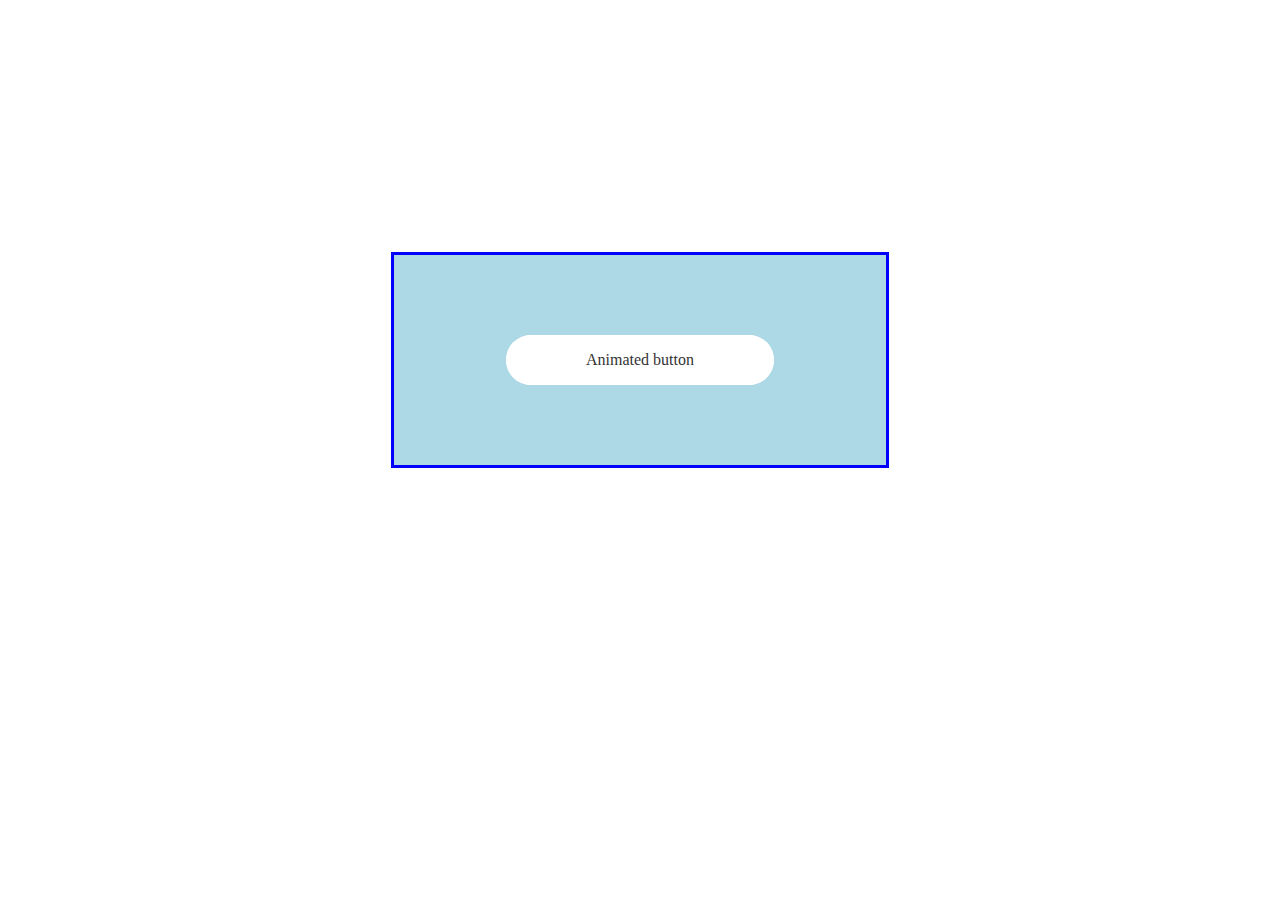
<file: animated_button/index.html>
<!DOCTYPE html>
<html lang="en">
  <head>
    <meta charset="UTF-8" />
    <meta http-equiv="X-UA-Compatible" content="IE=edge" />
    <meta name="viewport" content="width=device-width, initial-scale=1.0" />
    <title>Animated Buttons</title>
    <style>
      .placeholder {
        position: absolute;
        left: 50%;
        top: 40%;

        background-color: lightblue;

        border: solid blue;
        padding: 5rem 7rem;

        transform: translate(-50%, -50%);

        display: flex;
        justify-content: center;
        align-items: center;
      }

      .btn:link {
        text-decoration: none;

        display: inline-block;
        padding: 1rem 5rem;
        border-radius: 10rem;
      }

      .btn--light {
        background-color: #fff;
        color: #333;
      }

      .btn--animated {
        animation: bottomIn 0.3s ease-in 0.75s;
        animation-fill-mode: backwards;

        position: relative;
      }

      .btn--animated:hover {
        transform: translateY(-0.2rem);
        box-shadow: 0 1rem 1rem rgba(0, 0, 0, 0.2);
      }

      .btn--animated:active {
        transform: translateY(-0.1rem);
        box-shadow: 0 0.5rem 1rem rgba(0, 0, 0, 0.2);
      }

      .btn--animated::after {
        content: '';

        display: inline-block;
        width: 100%;
        height: 100%;
        border-radius: 10rem;

        position: absolute;
        top: 0rem;
        left: 0rem;
        z-index: -1;

        background-color: white;

        transition: all 0.3s ease-in;
      }

      .btn--animated:active::after {
        transform: scaleX(1.3) scaleY(1.7);
        opacity: 0;
      }

      @keyframes bottomIn {
        0% {
          transform: translateY(1rem);
          opacity: 0;
        }

        100% {
          transform: translateY(0);
          opacity: 1;
        }
      }
    </style>
  </head>
  <body>
    <div class="placeholder color--dark">
      <a href="#" class="btn btn--animated btn--light">Animated button</a>
    </div>
  </body>
</html>
</file>
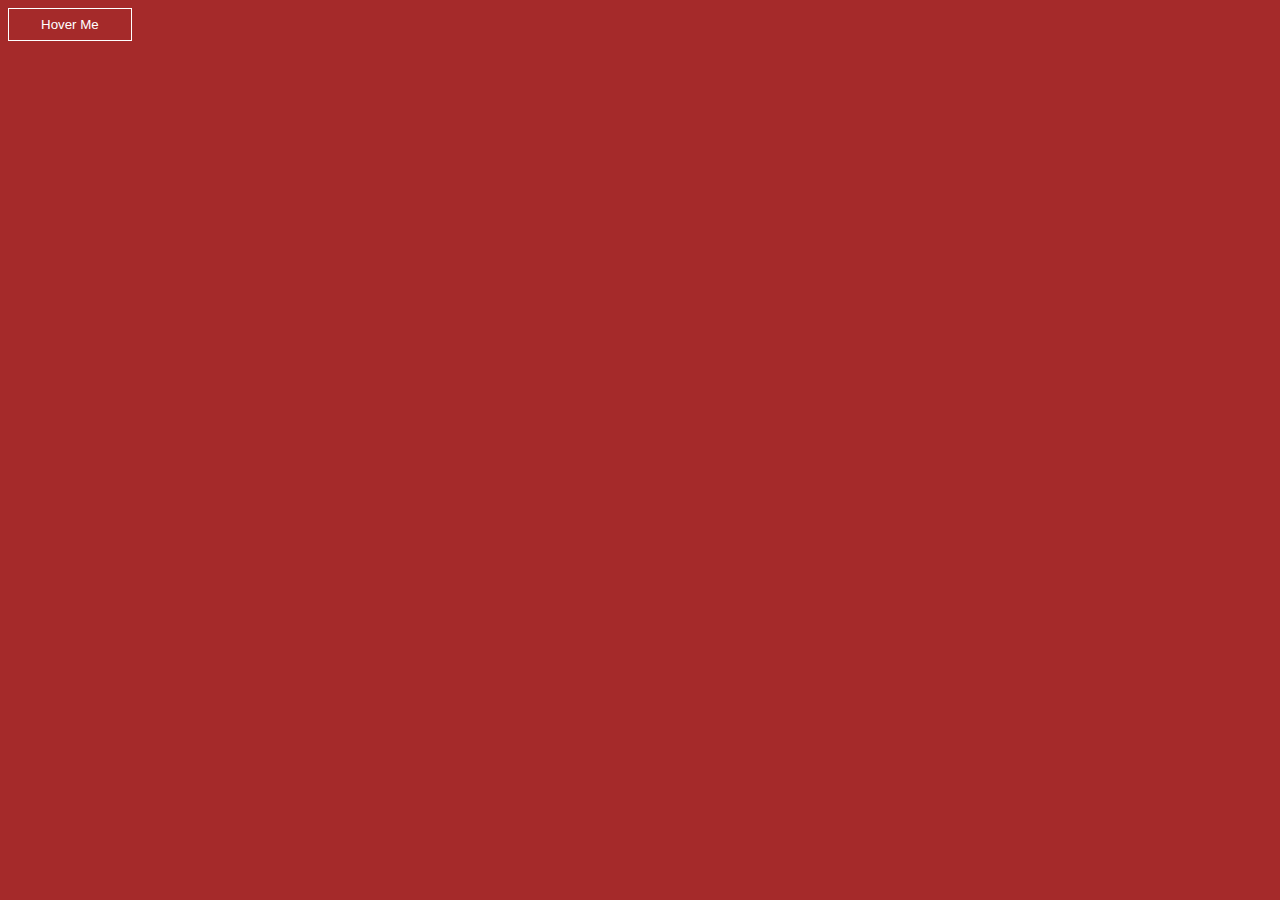
<file: button/index.html>
<!DOCTYPE html>
<!--[if lt IE 7]>      <html class="no-js lt-ie9 lt-ie8 lt-ie7"> <![endif]-->
<!--[if IE 7]>         <html class="no-js lt-ie9 lt-ie8"> <![endif]-->
<!--[if IE 8]>         <html class="no-js lt-ie9"> <![endif]-->
<!--[if gt IE 8]>      <html class="no-js"> <!--<![endif]-->
<html>
  <head>
    <meta charset="utf-8" />
    <meta http-equiv="X-UA-Compatible" content="IE=edge" />
    <title>Button</title>
    <meta name="description" content="" />
    <meta name="viewport" content="width=device-width, initial-scale=1" />
    <link rel="stylesheet" href="css/styles.css" />
  </head>
  <body>
    <!--[if lt IE 7]>
      <p class="browsehappy">
        You are using an <strong>outdated</strong> browser. Please
        <a href="#">upgrade your browser</a> to improve your experience.
      </p>
    <![endif]-->
    <button class="button">Hover Me</button>
    <script src="" async defer></script>
  </body>
</html>
</file>
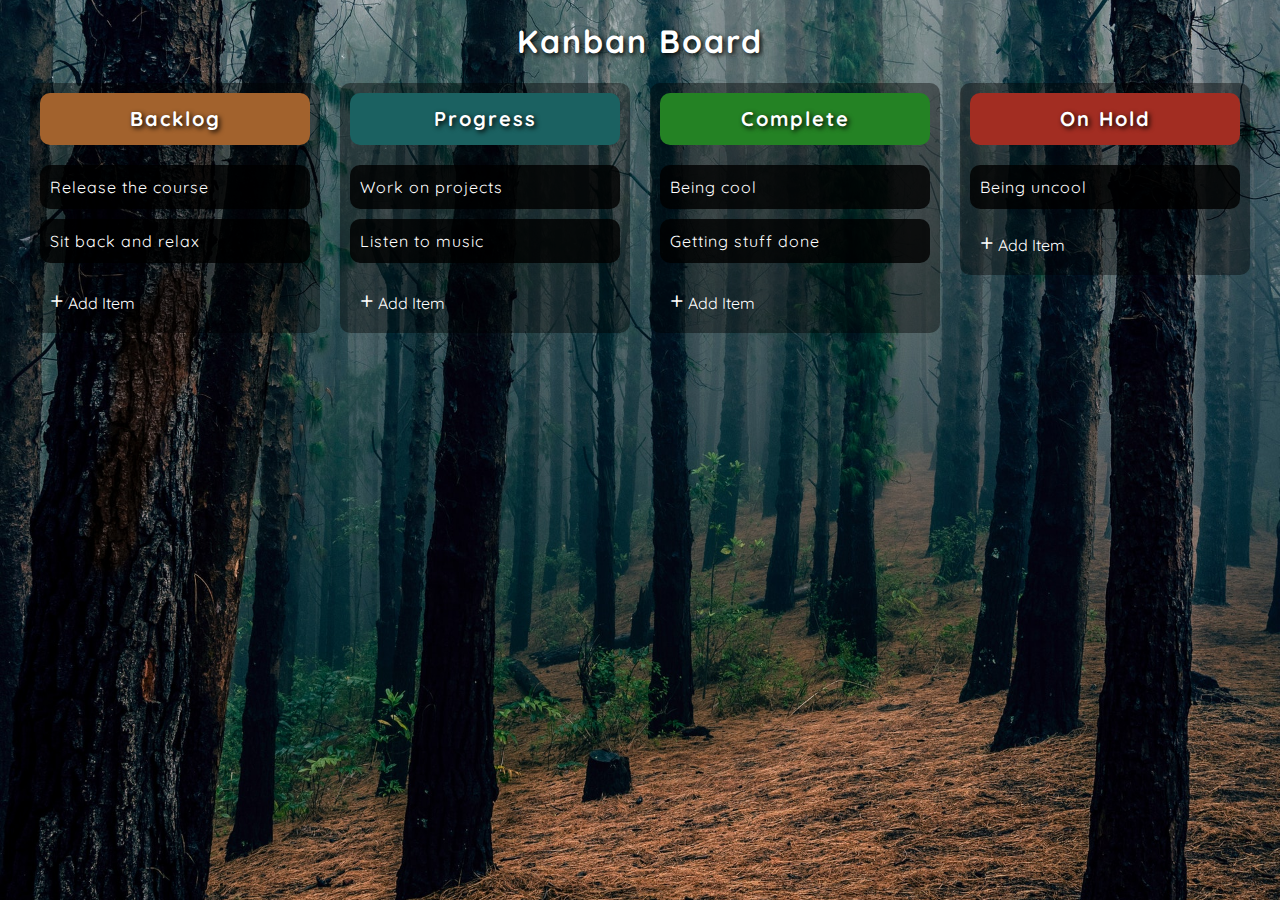
<file: kanban_board/index.html>
<!DOCTYPE html>
<html lang="en">
  <head>
    <meta charset="UTF-8" />
    <meta name="viewport" content="width=device-width, initial-scale=1.0" />
    <title>Drag and Drop</title>
    <link rel="icon" type="image/png" href="favicon.png" />
    <link rel="stylesheet" href="style.css" />
  </head>
  <body>
    <h1 class="main-title">Kanban Board</h1>
    <div class="drag-container">
      <ul class="drag-list">
        <!-- ////////////// -->
        <!-- Backlog Column -->
        <li class="drag-column backlog-column">
          <span class="header">
            <h1>Backlog</h1>
          </span>
          <!-- Backlog Content -->
          <div id="backlog-content" class="custom-scroll">
            <ul class="drag-item-list" id="backlog-list"></ul>
          </div>
          <!-- Add Button Group -->
          <div class="add-btn-group">
            <div class="add-btn">
              <span class="plus-sign">+</span> <span>Add Item</span>
            </div>
          </div>
        </li>

        <!-- ////////////// -->
        <!-- Progress Column -->
        <li class="drag-column progress-column">
          <span class="header">
            <h1>Progress</h1>
          </span>
          <!-- Progress Content -->
          <div id="progress-content" class="custom-scroll">
            <ul class="drag-item-list" id="progress-list"></ul>
          </div>
          <!-- Add Button Group -->
          <div class="add-btn-group">
            <div class="add-btn">
              <span class="plus-sign">+</span> <span>Add Item</span>
            </div>
          </div>
        </li>

        <!-- ////////////// -->
        <!-- Complete Column -->
        <li class="drag-column complete-column">
          <span class="header">
            <h1>Complete</h1>
          </span>
          <!-- Complete Content -->
          <div id="complete-content" class="custom-scroll">
            <ul class="drag-item-list" id="complete-list"></ul>
          </div>
          <!-- Add Button Group -->
          <div class="add-btn-group">
            <div class="add-btn">
              <span class="plus-sign">+</span> <span>Add Item</span>
            </div>
          </div>
        </li>

        <!-- ////////////// -->
        <!-- On Hold Column -->
        <li class="drag-column on-hold-column">
          <span class="header">
            <h1>On Hold</h1>
          </span>
          <!-- On Hold Content -->
          <div id="on-hold-content" class="custom-scroll">
            <ul class="drag-item-list" id="on-hold-list"></ul>
          </div>
          <!-- Add Button Group -->
          <div class="add-btn-group">
            <div class="add-btn">
              <span class="plus-sign">+</span> <span>Add Item</span>
            </div>
          </div>
        </li>
      </ul>
    </div>
    <!-- Script -->
    <script src="script.js"></script>
  </body>
</html>
</file>
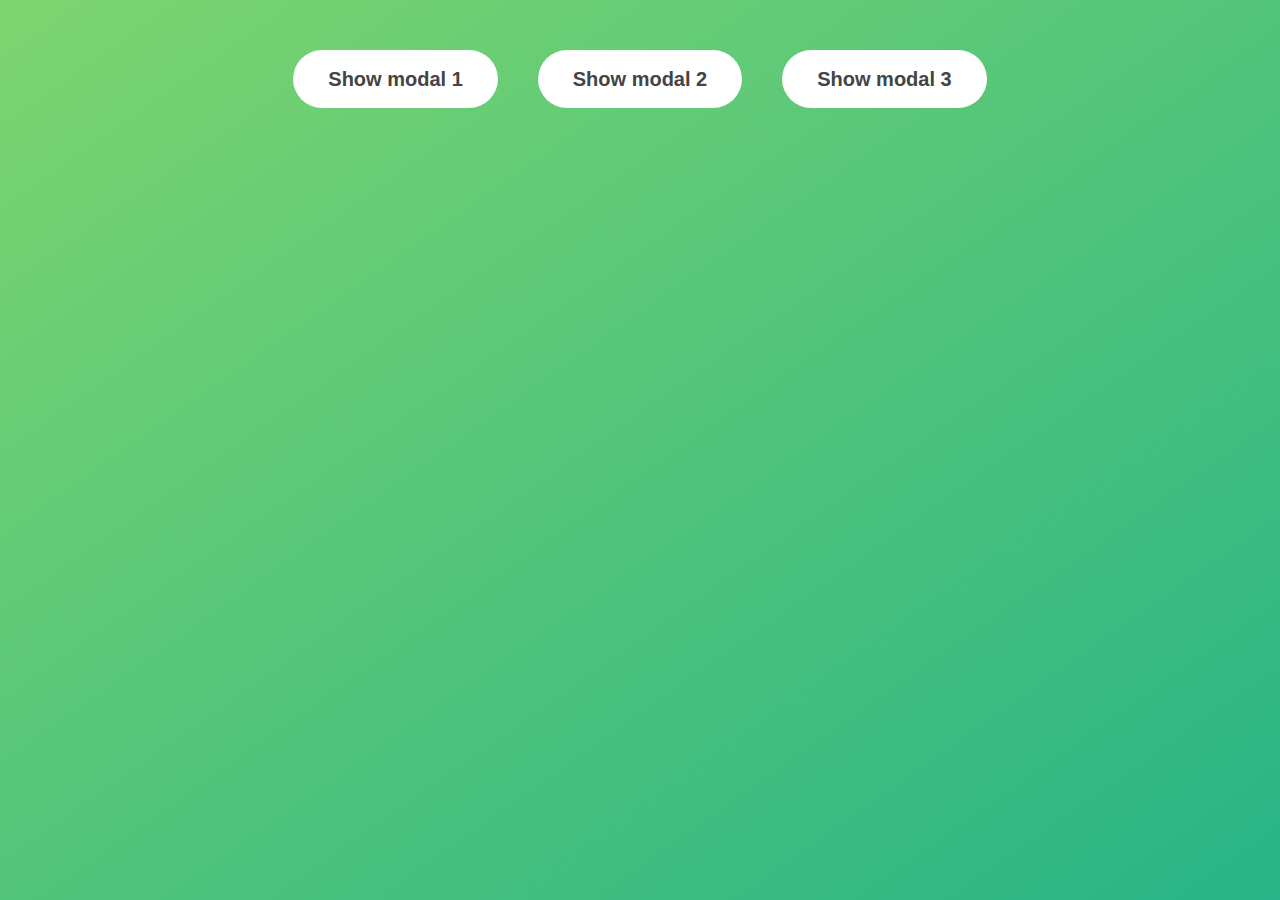
<file: modal/index.html>
<!DOCTYPE html>
<html lang="en">

<head>
  <meta charset="UTF-8" />
  <meta name="viewport" content="width=device-width, initial-scale=1.0" />
  <meta http-equiv="X-UA-Compatible" content="ie=edge" />
  <link rel="stylesheet" href="style.css" />
  <title>Modal window</title>
</head>

<body>
  <button class="show-modal">Show modal 1</button>
  <button class="show-modal">Show modal 2</button>
  <button class="show-modal">Show modal 3</button>

  <div class="modal hidden">
    <button class="close-modal">&times;</button>
    <h1>I'm a modal window 😍</h1>
    <p>
      Lorem ipsum dolor sit amet, consectetur adipisicing elit, sed do eiusmod
      tempor incididunt ut labore et dolore magna aliqua. Ut enim ad minim
      veniam, quis nostrud exercitation ullamco laboris nisi ut aliquip ex ea
      commodo consequat. Duis aute irure dolor in reprehenderit in voluptate
      velit esse cillum dolore eu fugiat nulla pariatur. Excepteur sint
      occaecat cupidatat non proident, sunt in culpa qui officia deserunt
      mollit anim id est laborum.
    </p>
  </div>
  <div class="overlay hidden"></div>

  <script src="script.js"></script>
</body>

</html>
</file>
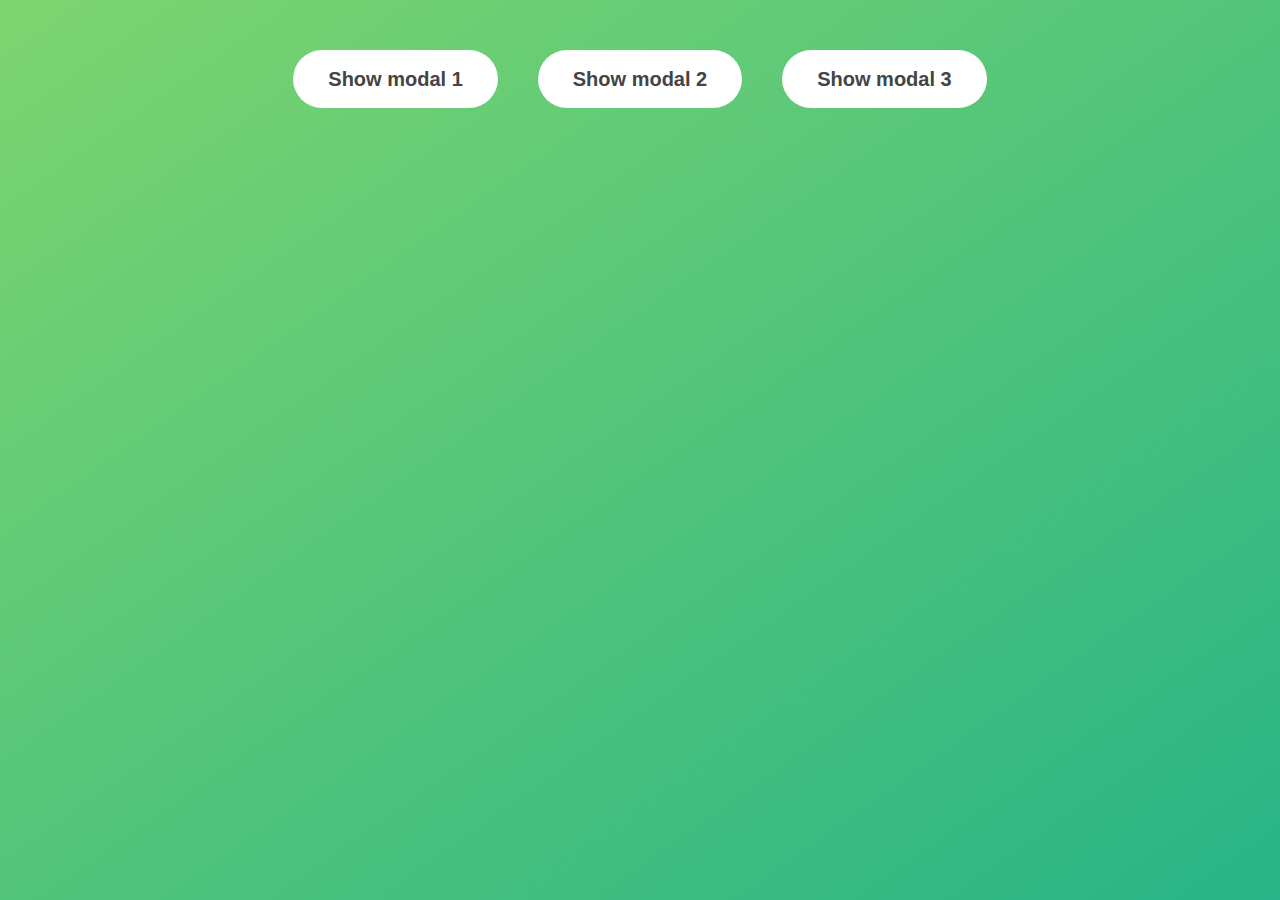
<file: modal_quiz/index.html>
<!DOCTYPE html>
<html lang="en">
  <head>
    <meta charset="UTF-8" />
    <meta name="viewport" content="width=device-width, initial-scale=1.0" />
    <meta http-equiv="X-UA-Compatible" content="ie=edge" />
    <link rel="stylesheet" href="quiz.css" />
    <link rel="stylesheet" href="modal_style.css" />

    <title>Modal window</title>
  </head>

  <body>
    <button class="show-modal">Show modal 1</button>
    <button class="show-modal">Show modal 2</button>
    <button class="show-modal">Show modal 3</button>

    <div class="modal hidden quiz-container" id="quiz">
      <button class="close-modal">&times;</button>
      <div class="quiz-container">
        <div class="quiz-header" id="quiz-header">
          <h2 id="question">Question text</h2>
          <ul>
            <li>
              <input type="radio" name="answer" id="a" class="answer" />
              <label for="a" id="a-text">Question</label>
            </li>

            <li>
              <input type="radio" name="answer" id="b" class="answer" />
              <label for="b" id="b-text">Question</label>
            </li>

            <li>
              <input type="radio" name="answer" id="c" class="answer" />
              <label for="c" id="c-text">Question</label>
            </li>

            <li>
              <input type="radio" name="answer" id="d" class="answer" />
              <label for="d" id="d-text">Question</label>
            </li>
          </ul>
        </div>
        <div class="quiz-result" id="quiz-result">
          <h2>Quiz Result</h2>
          <h3>
            Total score: <span id="score"></span> /
            <span id="question-numbers"></span>
          </h3>
        </div>
        <button id="submit">Submit</button>
      </div>
    </div>
    <div class="overlay hidden"></div>

    <script type="module" src="modal_script.js"></script>
  </body>
</html>
</file>
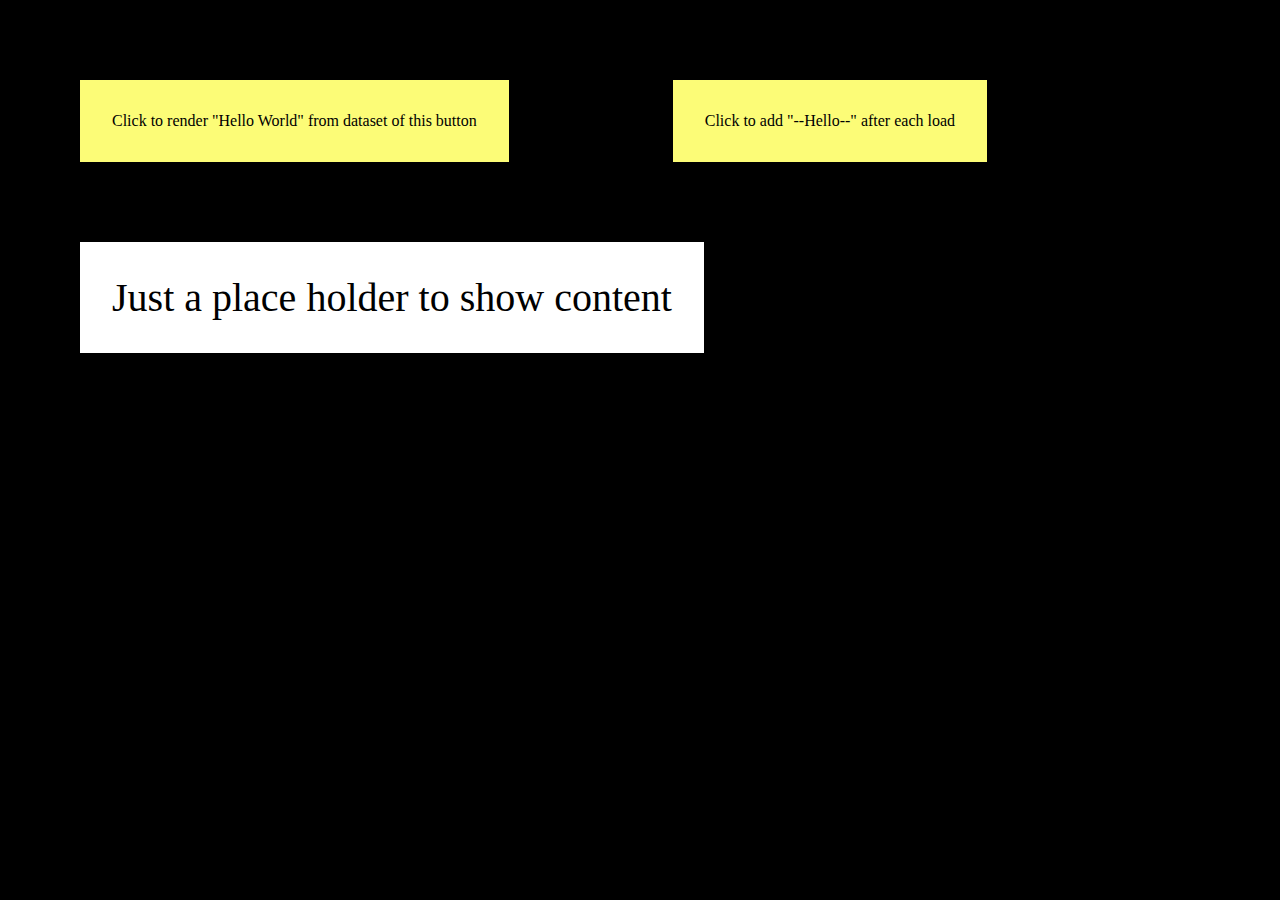
<file: MVC/index.html>
<!DOCTYPE html>
<html lang="en">
  <head>
    <meta charset="UTF-8" />
    <meta http-equiv="X-UA-Compatible" content="IE=edge" />
    <meta name="viewport" content="width=device-width, initial-scale=1.0" />
    <title>MVC</title>
    <script defer type="module" src="./src/js/controller.js"></script>
    <style>
      * {
        box-sizing: border-box;
        margin: 0;
        padding: 0;
      }
      body {
        background-color: black;
        color: black;
      }

      .btn {
        background-color: rgb(252, 252, 119);
        display: inline-block;
        padding: 2rem;
        margin: 5rem;
      }

      .btn:hover {
        cursor: pointer;
      }

      .content {
        background-color: white;
        display: inline-block;
        padding: 2rem;
        font-size: 40px;
        margin-left: 5rem;
      }
    </style>
  </head>
  <body>
    <div class="MVC">
      <div class="btns">
        <div class="btn btn--render" data-content="Hello World">
          Click to render "Hello World" from dataset of this button
        </div>
        <div class="btn btn--update">
          Click to add "--Hello--" after each load
        </div>
      </div>
      <p class="content content--show">Just a place holder to show content</p>
    </div>
  </body>
</html>
</file>
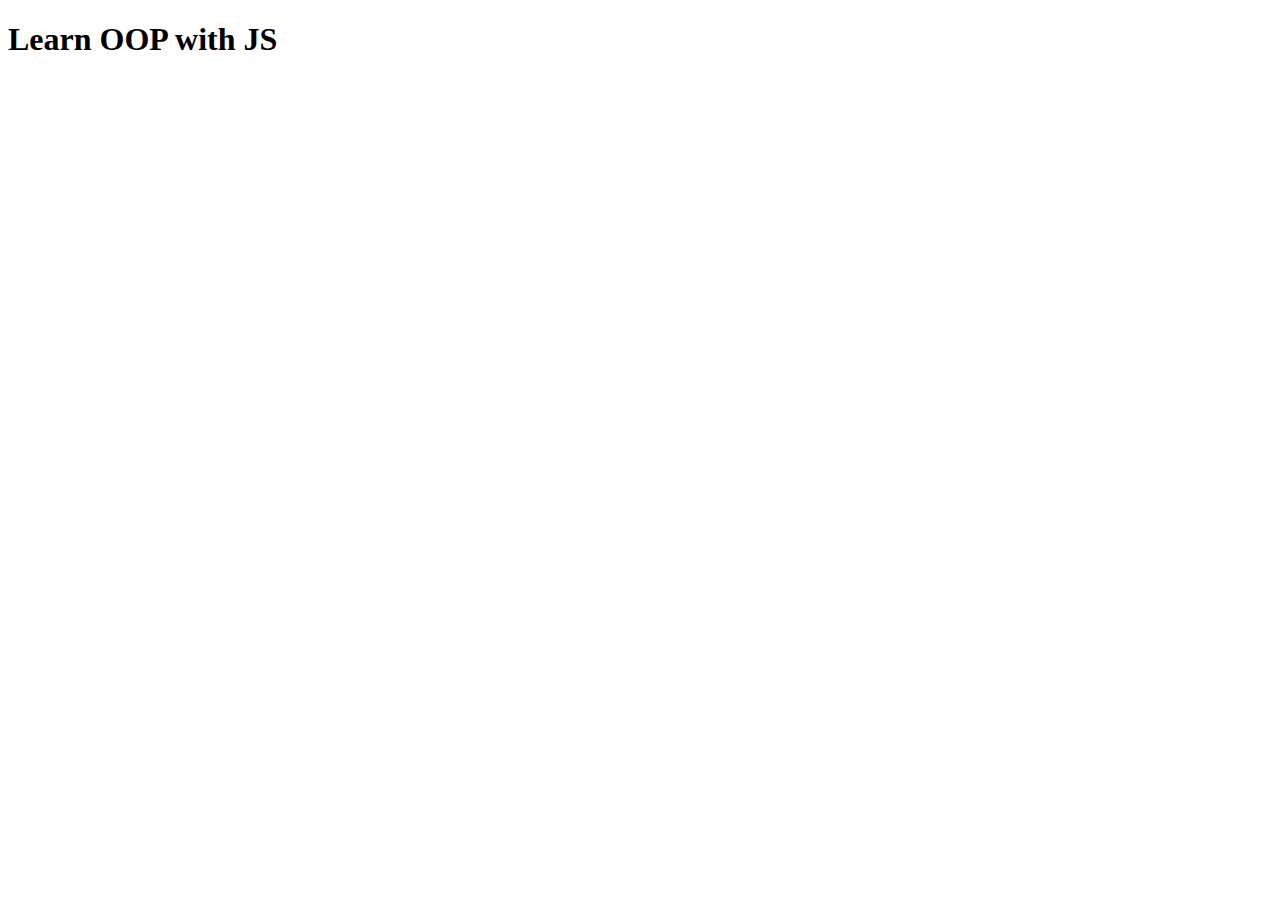
<file: oop_js/index.html>
<!DOCTYPE html>
<!--[if lt IE 7]>      <html class="no-js lt-ie9 lt-ie8 lt-ie7"> <![endif]-->
<!--[if IE 7]>         <html class="no-js lt-ie9 lt-ie8"> <![endif]-->
<!--[if IE 8]>         <html class="no-js lt-ie9"> <![endif]-->
<!--[if gt IE 8]>      <html class="no-js"> <!--<![endif]-->
<html>
  <head>
    <meta charset="utf-8" />
    <meta http-equiv="X-UA-Compatible" content="IE=edge" />
    <title></title>
    <meta name="description" content="" />
    <meta name="viewport" content="width=device-width, initial-scale=1" />
    <link rel="stylesheet" href="" />
  </head>
  <body>
    <!--[if lt IE 7]>
      <p class="browsehappy">
        You are using an <strong>outdated</strong> browser. Please
        <a href="#">upgrade your browser</a> to improve your experience.
      </p>
    <![endif]-->

    <h1>Learn OOP with JS</h1>

    <script
      src="script.js
		"
      async
      defer
    ></script>
  </body>
</html>
</file>
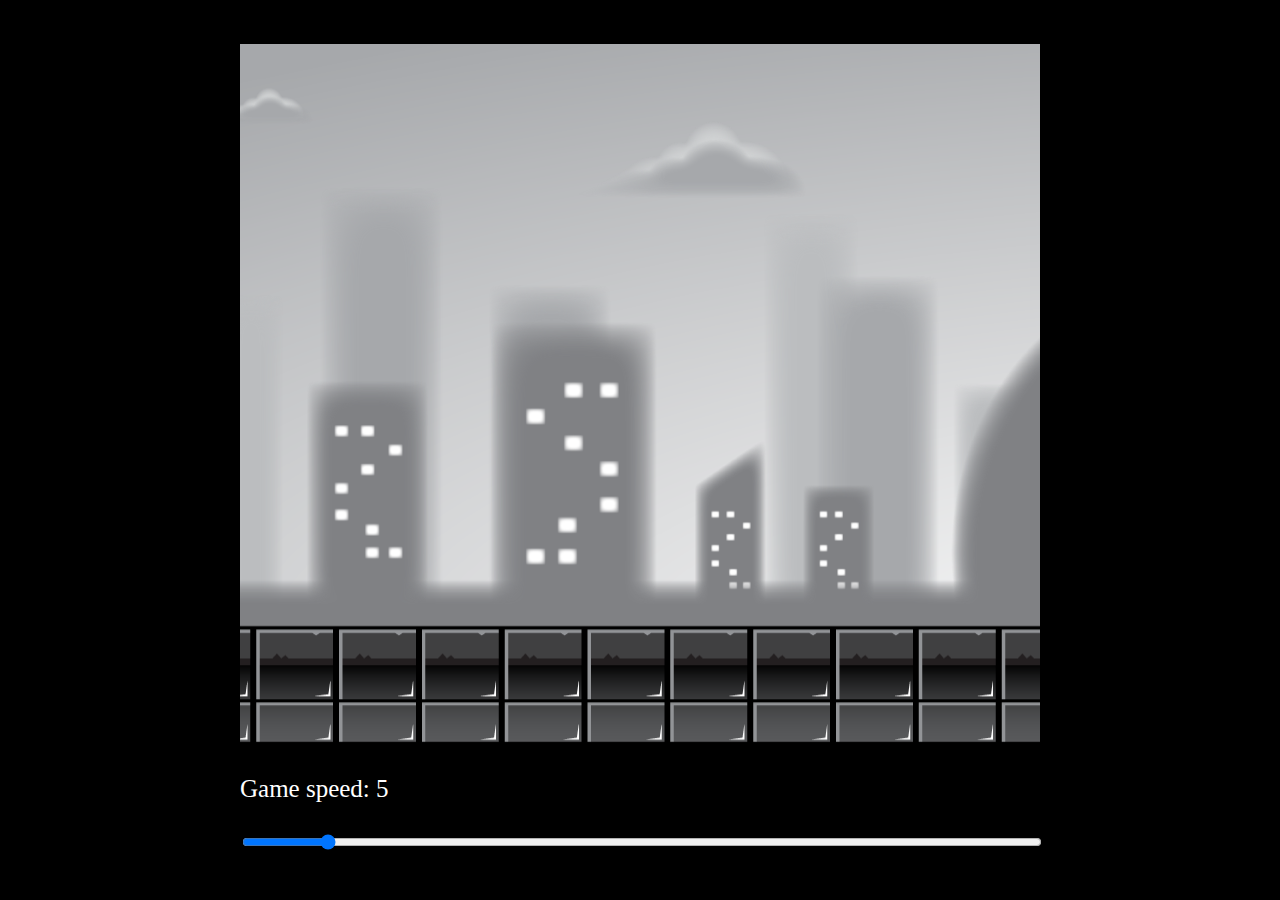
<file: game_with_js/parallax_background/index.html>
<!DOCTYPE html>
<html lang="en">
  <head>
    <meta charset="UTF-8" />
    <meta http-equiv="X-UA-Compatible" content="IE=edge" />
    <meta name="viewport" content="width=device-width, initial-scale=1.0" />
    <title>Parallax Background</title>
    <link rel="stylesheet" href="style.css" />
  </head>
  <body>
    <div id="container">
      <canvas id="canvas1"></canvas>
      <p>Game speed: <span id="showGameSpeed"></span></p>
      <input
        type="range"
        min="0"
        max="50"
        value="5"
        class="slider"
        id="slider"
      />
    </div>
    <script src="script.js"></script>
  </body>
</html>
</file>
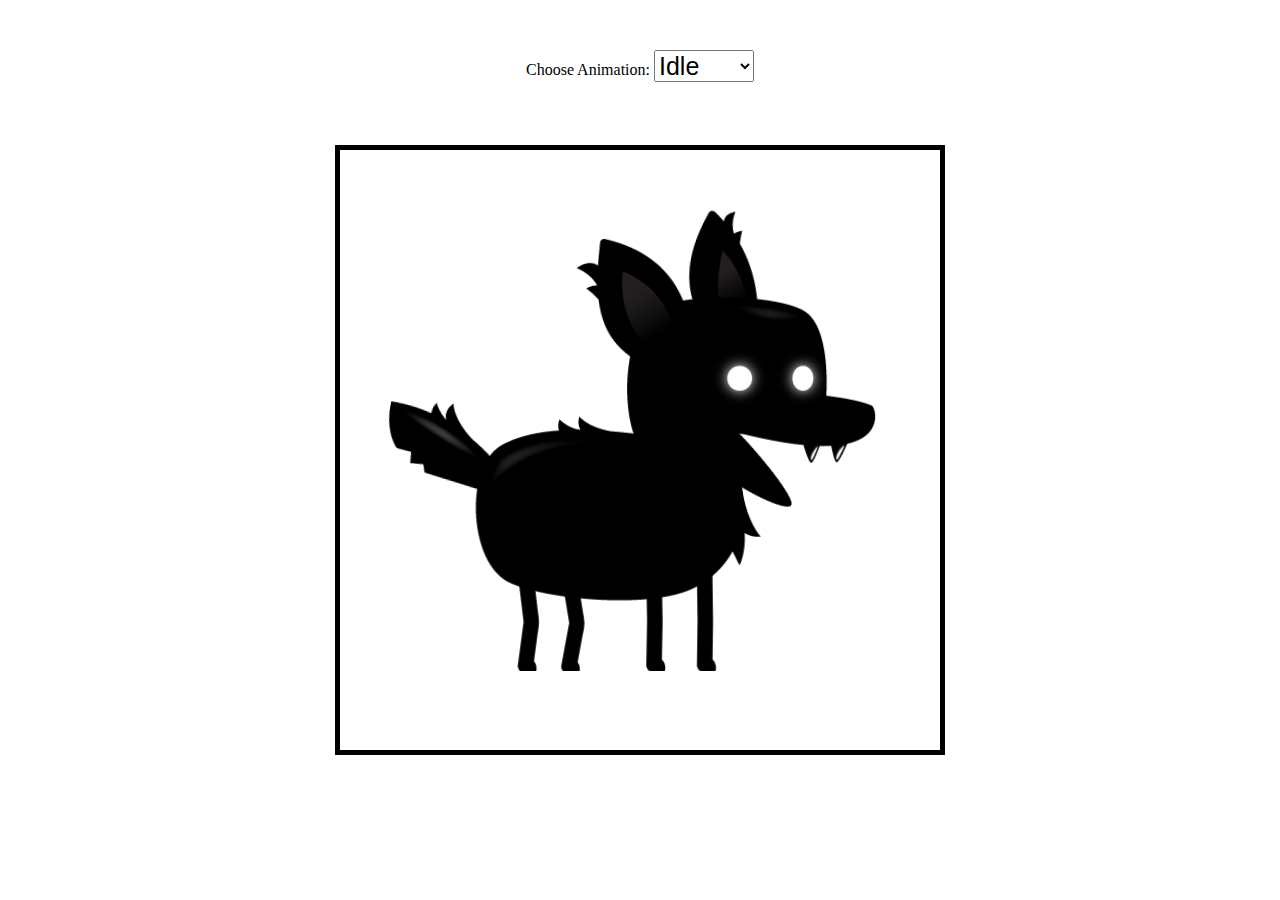
<file: game_with_js/sprite_animation/index.html>
<!DOCTYPE html>
<html lang="en">
  <head>
    <meta charset="UTF-8" />
    <meta http-equiv="X-UA-Compatible" content="IE=edge" />
    <meta name="viewport" content="width=device-width, initial-scale=1.0" />
    <title>Sprit Animations</title>
    <link rel="stylesheet" href="style.css" />
  </head>
  <body>
    <canvas id="canvas1"></canvas>
    <div class="controls">
      <label for="animations">Choose Animation:</label>
      <select name="animations" id="animations">
        <option value="idle">Idle</option>
        <option value="jump">Jump</option>
        <option value="fall">Fall</option>
        <option value="run">Run</option>
        <option value="idle">Dizzy</option>
        <option value="sit">Sit</option>
        <option value="roll">Roll</option>
        <option value="bite">Bite</option>
        <option value="ko">KO</option>
        <option value="getHit">Get Hit</option>
      </select>
    </div>
    <script src="script.js"></script>
  </body>
</html>
</file>
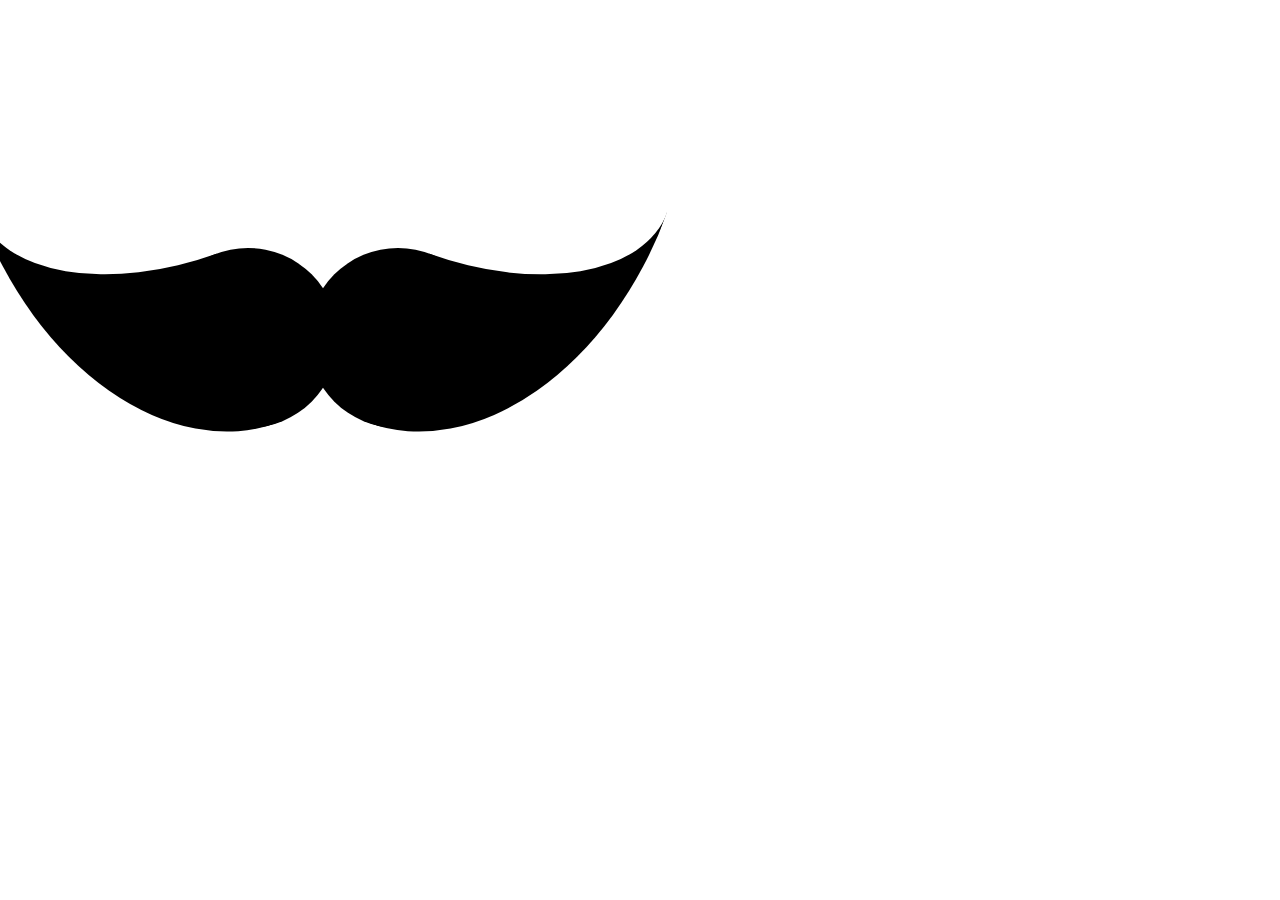
<file: CSS_drawing_tool/mustache.html>
<!DOCTYPE html>
<html lang="en">
<head>
	<meta charset="UTF-8">
	<meta http-equiv="X-UA-Compatible" content="IE=edge">
	<meta name="viewport" content="width=device-width, initial-scale=1.0">
	<title>Mustache</title>
	<style>
		.mustache {
			width: 180px;
			height: 180px;
			border-radius: 50%;
			position: absolute;
			color: black;
			box-shadow: 
				150px 240px 0 0 currentColor,
				300px 240px 0 0 currentColor;
		}
		.mustache::before {
			content: "";
			position: absolute;
			left: 30px;
			top: 120px;
			width: 210px;
			height: 120px;
			border-bottom: solid 180px currentColor;
			/* background-color: red; */
			border-radius: 0 0 0 100%;
			transform: rotate(-20deg);
			transform-origin: right 210px;
		}
		.mustache::after {
			content: "";
			position: absolute;
			left: 390px;
			top: 120px;
			width: 210px;
			height: 120px;
			border-bottom: solid 180px currentColor;
			/* background-color: red; */
			border-radius: 0 0 100% 0;
			transform: rotate(20deg);
			transform-origin: left 210px;
		}
	</style>
</head>
<body>
	<div class="mustache"></div>
</body>
</html>
</file>
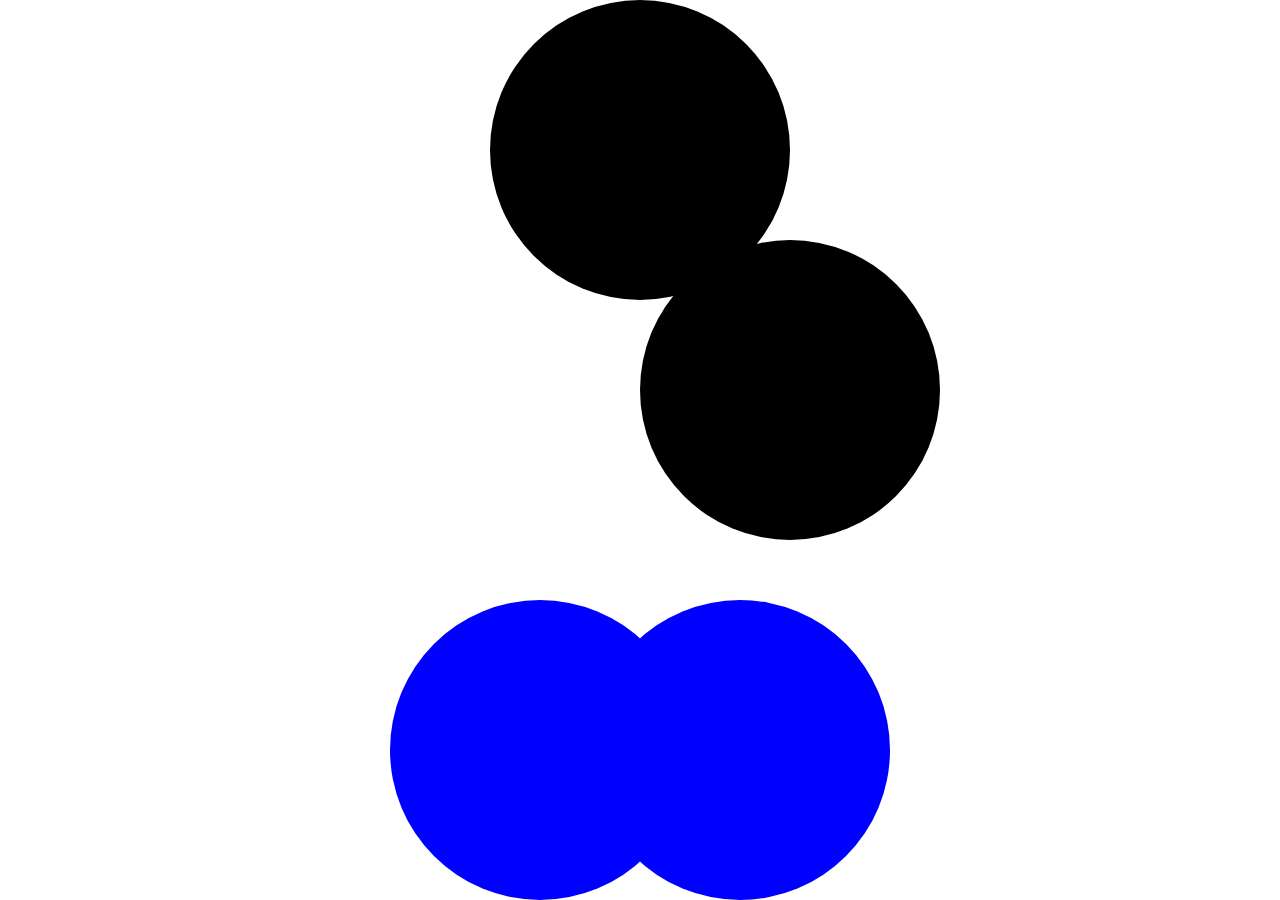
<file: CSS_drawing_tool/mustache1.html>
<!DOCTYPE html>
<html lang="en">
<head>
	<meta charset="UTF-8">
	<meta http-equiv="X-UA-Compatible" content="IE=edge">
	<meta name="viewport" content="width=device-width, initial-scale=1.0">
	<title>Mustache1</title>
	<style>
		* {
			box-sizing: border-box;
			margin: 0;
			padding: 0;
		}

		body {
			background-color: white;
		}

		.mustache {
			margin: auto;
			width: 300px;
			height: 300px;
			border-radius: 50%;
			background-color: black;
			position: relative;
			box-shadow: 
				150px 240px 0 0 currentColor;
		}

		.mustache::before {
			content: '';
			background-color: blue;
			position: absolute;
			top: 600px;
			left: -100px;
			width: 300px;
			height: 300px;
			border-radius: 50%;
		}

		.mustache::after {
			content: '';
			background-color: blue;
			position: absolute;
			top: 600px;
			left: 100px;
			width: 300px;
			height: 300px;
			border-radius: 50%;
		}
	</style>
</head>
<body>
	<div class="mustache"></div>
</body>
</html>
</file>
<file: button/css/styles.css>
:root {
	--main-bg-color: brown;
	--main-white-color: white;
	--main-white-color: white;
	--glow-color: yellow;
}

body {
	background-color: var(--main-bg-color);
}

.button {
	background-color: var(--main-bg-color);
	color: var(--main-white-color);
	border: solid var(--main-white-color) 1px;
	padding: 0.5rem 2rem;
	transition: all 0.25s ease-in;
}

.button:hover {
	color: var(--glow-color);
	border: solid var(--glow-color) 1px;
	transform: translateY(-2px);
	box-shadow: 0px 0.5em 0.5em -0.4em var(--glow-color);
	cursor: pointer;
}
</file>
<file: kanban_board/style.css>
/* Trees Image - Pexels: https://www.pexels.com/photo/photo-of-trees-in-forest-3801030/ */
@import url("https://fonts.googleapis.com/css?family=Quicksand&display=swap");

html {
  box-sizing: border-box;
}

:root {
  --column-1: #a2622d;
  --column-2: #1b6161;
  --column-3: #248224;
  --column-4: #a22d22;
}

body {
  margin: 0;
  background: url("./trees.jpg");
  background-size: cover;
  background-position: 50% 60%;
  background-attachment: fixed;
  color: white;
  font-family: Quicksand, sans-serif;
  overflow-y: hidden;
}

h1 {
  letter-spacing: 2px;
  text-shadow: 2px 2px 5px black;
}

.main-title {
  text-align: center;
  font-size: 3rem;
}

ul {
  list-style-type: none;
  margin: 0;
  padding: 0;
}

.drag-container {
  margin: 20px;
}

.drag-list {
  display: flex;
  align-items: flex-start;
}

/* Columns */
.drag-column {
  flex: 1;
  margin: 0 10px;
  position: relative;
  background-color: rgba(0, 0, 0, 0.4);
  border-radius: 10px;
  overflow-x: hidden;
}

.backlog-column .header,
.backlog-column .solid,
.backlog-column .solid:hover,
.backlog-column .over {
  background-color: var(--column-1);
}

.progress-column .header,
.progress-column .solid,
.progress-column .solid:hover,
.progress-column .over {
  background-color: var(--column-2);
}

.complete-column .header,
.complete-column .solid,
.complete-column .solid:hover,
.complete-column .over {
  background-color: var(--column-3);
}

.on-hold-column .header,
.on-hold-column .solid,
.on-hold-column .solid:hover,
.on-hold-column .over {
  background-color: var(--column-4);
}

/* Custom Scrollbar */
.custom-scroll {
  overflow-y: auto;
  max-height: 75vh;
}

.custom-scroll::-webkit-scrollbar-track {
  box-shadow: inset 0 0 6px rgba(0, 0, 0, 0.4);
  border-radius: 10px;
  background-color: rgba(255, 255, 255, 0.3);
  margin-right: 5px;
}

.custom-scroll::-webkit-scrollbar {
  width: 10px;
}

.custom-scroll::-webkit-scrollbar-thumb {
  border-radius: 10px;
  box-shadow: inset 0 0 6px rgba(0, 0, 0, 0.3);
  background-color: rgba(0, 0, 0, 0.8);
}

.header {
  display: flex;
  justify-content: center;
  border-radius: 10px;
  margin: 10px;
}

.header h1 {
  font-size: 1.25rem;
}

/* Drag and Drop */
.over {
  padding: 50px 10px;
}

.drag-item-list {
  min-height: 50px;
}

.drag-item {
  margin: 10px;
  padding: 10px;
  height: fit-content;
  background-color: rgba(0, 0, 0, 0.8);
  border-radius: 10px;
  line-height: 1.5rem;
  letter-spacing: 1px;
  cursor: pointer;
}

.drag-item:focus {
  outline: none;
  background-color: white;
  color: black;
}

/* Add Button Group */
.add-btn-group {
  display: flex;
  justify-content: space-between;
}

.add-btn {
  margin: 10px;
  padding: 5px 10px;
  display: flex;
  align-items: center;
  cursor: pointer;
  width: fit-content;
  border-radius: 5px;
  transition: all 0.3s ease-in;
  user-select: none;
}

.add-btn:hover {
  background-color: rgba(255, 255, 255, 0.9);
  color: black;
}

.add-btn:active {
  transform: scale(0.97);
}

.solid {
  display: none;
}

.solid:hover {
  transition: unset;
  filter: brightness(95%);
  color: white;
}

.plus-sign {
  font-size: 1.5rem;
  margin-right: 5px;
  position: relative;
  top: -3px;
}

.add-container {
  margin: 10px;
  padding: 5px 10px;
  border-radius: 10px;
  background-color: rgba(255, 255, 255, 0.9);
  min-height: 100px;
  display: none;
}

.add-item {
  width: 100%;
  min-height: 100px;
  height: auto;
  background-color: white;
  border-radius: 10px;
  margin: 5px auto;
  resize: none;
  color: black;
  padding: 10px;
}

.add-item:focus {
  outline: none;
}

/* Media Query: Laptop */
@media screen and (max-width: 1800px) {
  .main-title {
    font-size: 2rem;
  }
}

/* Media Query: Large Smartphone (Vertical) */
@media screen and (max-width: 600px) {
  body {
    overflow-y: auto;
  }

  .drag-container {
    margin: 0;
  }

  .drag-list {
    display: block;
  }

  .drag-column {
    margin: 10px;
  }
}
</file>
<file: modal/style.css>
* {
  margin: 0;
  padding: 0;
  box-sizing: inherit;
}

html {
  font-size: 62.5%;
  box-sizing: border-box;
}

body {
  font-family: sans-serif;
  color: #333;
  line-height: 1.5;
  height: 100vh;
  position: relative;
  display: flex;
  align-items: flex-start;
  justify-content: center;
  background: linear-gradient(to top left, #28b487, #7dd56f);
}

.show-modal {
  font-size: 2rem;
  font-weight: 600;
  padding: 1.75rem 3.5rem;
  margin: 5rem 2rem;
  border: none;
  background-color: #fff;
  color: #444;
  border-radius: 10rem;
  cursor: pointer;
}

.close-modal {
  position: absolute;
  top: 1.2rem;
  right: 2rem;
  font-size: 5rem;
  color: #333;
  cursor: pointer;
  border: none;
  background: none;
}

h1 {
  font-size: 2.5rem;
  margin-bottom: 2rem;
}

p {
  font-size: 1.8rem;
}

/* -------------------------- */
/* CLASSES TO MAKE MODAL WORK */
.hidden {
  display: none;
}

.modal {
  position: absolute;
  top: 50%;
  left: 50%;
  transform: translate(-50%, -50%);
  width: 70%;

  background-color: white;
  padding: 6rem;
  border-radius: 5px;
  box-shadow: 0 3rem 5rem rgba(0, 0, 0, 0.3);
  z-index: 10;
}

.overlay {
  position: absolute;
  top: 0;
  left: 0;
  width: 100%;
  height: 100%;
  background-color: rgba(0, 0, 0, 0.6);
  backdrop-filter: blur(3px);
  z-index: 5;
}
</file>
<file: modal_quiz/quiz.css>
@import url('https://fonts.googleapis.com/css2?family=Roboto:wght@400;700&display=swap');

:root {
	--color-primary: rgb(41, 0, 23);
	--color-primary-light: rgb(173, 171, 171);
	--color-secondary: teal;
	--color-secondary-light: rgb(168, 219, 219);
	--color-highlight: gold;
	--color-error: orangered;
	--content-width: 80vw;
	--border-radius: 0.3rem;
	--glow-color: yellow;
}

* {
	box-sizing: border-box;
}

body {
	font-family: 'Roboto', sans-serif;
	/* display: flex; */
	/* align-items: center;
	justify-content: center;
	height: 100vh; */
	/* overflow: hidden; */
	margin: 0;
	/* background-color: var(--color-primary); */
}

ul {
	list-style: none;
}

.quiz-header ul li {
	margin: 1rem;
}

.quiz-header ul li label {
	cursor: pointer;
}

.quiz-container {
	box-shadow: 0 0 .5rem .1rem rgba(100, 100, 100, 0.1);
	background-color: white;
	width: 30rem;
	border-radius: var(--border-radius);
	overflow: hidden;
	padding: 0;
}

#question {
	text-align: center;
}

#submit {
	width: 100%;
	border: none;
	display: block;
	cursor: pointer;
	background-color: var(--color-secondary-light);
	height: 2rem;
}

#submit:hover {
	background-color: var(--color-secondary);
}
</file>
<file: modal_quiz/modal_style.css>
* {
  margin: 0;
  padding: 0;
  box-sizing: inherit;
}

html {
  font-size: 62.5%;
  box-sizing: border-box;
}

body {
  font-family: sans-serif;
  color: #333;
  line-height: 1.5;
  height: 100vh;
  position: relative;
  display: flex;
  align-items: flex-start;
  justify-content: center;
  background: linear-gradient(to top left, #28b487, #7dd56f);
}

.show-modal {
  font-size: 2rem;
  font-weight: 600;
  padding: 1.75rem 3.5rem;
  margin: 5rem 2rem;
  border: none;
  background-color: #fff;
  color: #444;
  border-radius: 10rem;
  cursor: pointer;
}

.close-modal {
  position: absolute;
  top: 1.2rem;
  right: 2rem;
  font-size: 5rem;
  color: #333;
  cursor: pointer;
  border: none;
  background: none;
}

h1 {
  font-size: 2.5rem;
  margin-bottom: 2rem;
}

p {
  font-size: 1.8rem;
}

/* -------------------------- */
/* CLASSES TO MAKE MODAL WORK */
.hidden {
  display: none;
}

.modal {
  position: absolute;
  top: 50%;
  left: 50%;
  transform: translate(-50%, -50%);
  width: 70%;

  background-color: white;
  padding: 6rem;
  border-radius: 5px;
  box-shadow: 0 3rem 5rem rgba(0, 0, 0, 0.3);
  z-index: 10;
}

.overlay {
  position: absolute;
  top: 0;
  left: 0;
  width: 100%;
  height: 100%;
  background-color: rgba(0, 0, 0, 0.6);
  backdrop-filter: blur(3px);
  z-index: 5;
}
</file>
<file: game_with_js/parallax_background/style.css>
body {
	background: black;
}

#container {
	position: absolute;
	width: 800px;
	top: 50%;
	left: 50%;
	transform: translateX(-50%) translateY(-50%);
	font-size: 25px;
	;
}

#canvas1 {
	position: relative;
	width: 800px;
	height: 700px;
}

#slider {
	width: 100%;
}

p {
	color: white;
}
</file>
<file: game_with_js/sprite_animation/style.css>
:root {
	--canvas-size: 600px;
}


#canvas1 {
	border: 5px solid black;
	position: absolute;
	top: 50%;
	left: 50%;
	transform: translateX(-50%) translateY(-50%);
	width: var(--canvas-size);
	height: var(--canvas-size);
}

.controls {
	position: absolute;
	z-index: 10;
	top: 50px;
	left: 50%;
	transform: translateX(-50%);
}

.control,
select,
option {
	font-size: 25px;
}
</file>
